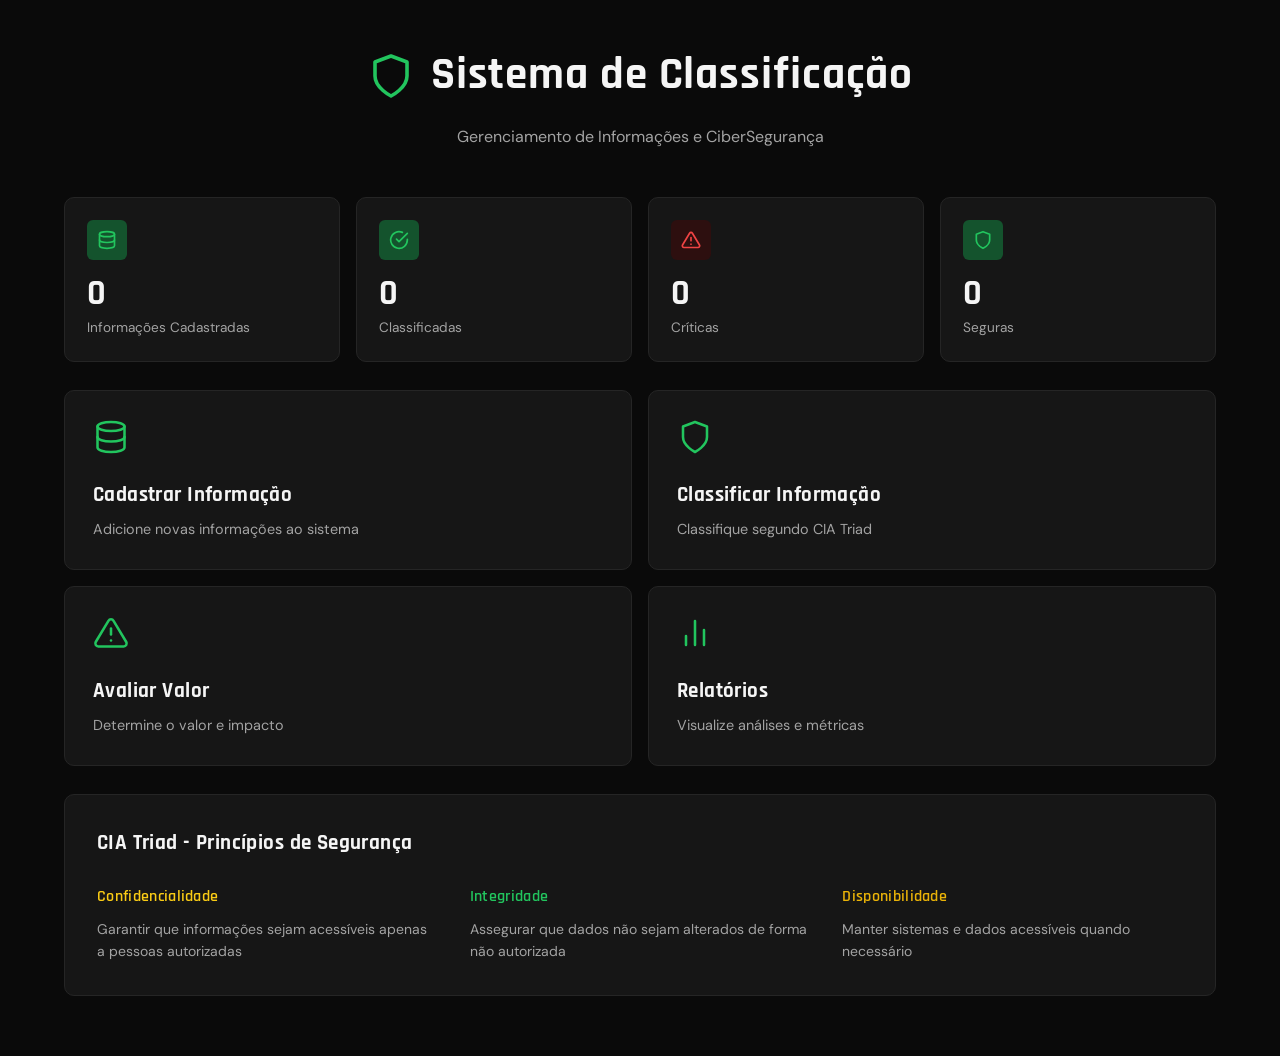
<file: index.html>
<!DOCTYPE html>
<html lang="pt-BR">
<head>
  <meta charset="UTF-8" />
  <meta name="viewport" content="width=device-width, initial-scale=1.0" />
  <title>Sistema de Classificação</title>
  <link rel="stylesheet" href="style.css" />
</head>
<body>
  <main class="page">

    <header class="page-header">
      <div class="logo">
        <svg class="header-icon" xmlns="http://www.w3.org/2000/svg" viewBox="0 0 24 24"
          fill="none" stroke="currentColor" stroke-width="1.8" stroke-linecap="round" stroke-linejoin="round">
          <path d="M12 22s8-4 8-10V5l-8-3-8 3v7c0 6 8 10 8 10z"/>
        </svg>
        <h1>Sistema de Classificação</h1>
      </div>
      <p>Gerenciamento de Informações e CiberSegurança</p>
    </header>

    <!-- STATS (populados via JS) -->
    <section class="stats-grid">
      <div class="stat-card">
        <div class="stat-icon green">
          <svg xmlns="http://www.w3.org/2000/svg" viewBox="0 0 24 24" fill="none"
            stroke="currentColor" stroke-width="2" stroke-linecap="round" stroke-linejoin="round">
            <ellipse cx="12" cy="5" rx="9" ry="3"/>
            <path d="M21 12c0 1.66-4 3-9 3s-9-1.34-9-3"/>
            <path d="M3 5v14c0 1.66 4 3 9 3s9-1.34 9-3V5"/>
          </svg>
        </div>
        <div class="number" id="stat-total">0</div>
        <div class="label">Informações Cadastradas</div>
      </div>

      <div class="stat-card">
        <div class="stat-icon green">
          <svg xmlns="http://www.w3.org/2000/svg" viewBox="0 0 24 24" fill="none"
            stroke="currentColor" stroke-width="2" stroke-linecap="round" stroke-linejoin="round">
            <path d="M22 11.08V12a10 10 0 1 1-5.93-9.14"/>
            <polyline points="22 4 12 14.01 9 11.01"/>
          </svg>
        </div>
        <div class="number" id="stat-classificadas">0</div>
        <div class="label">Classificadas</div>
      </div>

      <div class="stat-card">
        <div class="stat-icon red">
          <svg xmlns="http://www.w3.org/2000/svg" viewBox="0 0 24 24" fill="none"
            stroke="currentColor" stroke-width="2" stroke-linecap="round" stroke-linejoin="round">
            <path d="M10.29 3.86L1.82 18a2 2 0 0 0 1.71 3h16.94a2 2 0 0 0 1.71-3L13.71 3.86a2 2 0 0 0-3.42 0z"/>
            <line x1="12" y1="9" x2="12" y2="13"/><line x1="12" y1="17" x2="12.01" y2="17"/>
          </svg>
        </div>
        <div class="number" id="stat-criticas">0</div>
        <div class="label">Críticas</div>
      </div>

      <div class="stat-card">
        <div class="stat-icon green">
          <svg xmlns="http://www.w3.org/2000/svg" viewBox="0 0 24 24" fill="none"
            stroke="currentColor" stroke-width="2" stroke-linecap="round" stroke-linejoin="round">
            <path d="M12 22s8-4 8-10V5l-8-3-8 3v7c0 6 8 10 8 10z"/>
          </svg>
        </div>
        <div class="number" id="stat-seguras">0</div>
        <div class="label">Seguras</div>
      </div>
    </section>

    <!-- ACTION CARDS -->
    <section class="actions-grid">
      <a href="cadastrar.html" class="action-card">
        <div class="action-icon">
          <svg xmlns="http://www.w3.org/2000/svg" viewBox="0 0 24 24" fill="none"
            stroke="currentColor" stroke-width="1.7" stroke-linecap="round" stroke-linejoin="round">
            <ellipse cx="12" cy="5" rx="9" ry="3"/>
            <path d="M21 12c0 1.66-4 3-9 3s-9-1.34-9-3"/>
            <path d="M3 5v14c0 1.66 4 3 9 3s9-1.34 9-3V5"/>
          </svg>
        </div>
        <h3>Cadastrar Informação</h3>
        <p>Adicione novas informações ao sistema</p>
      </a>

      <a href="classificar.html" class="action-card">
        <div class="action-icon">
          <svg xmlns="http://www.w3.org/2000/svg" viewBox="0 0 24 24" fill="none"
            stroke="currentColor" stroke-width="1.7" stroke-linecap="round" stroke-linejoin="round">
            <path d="M12 22s8-4 8-10V5l-8-3-8 3v7c0 6 8 10 8 10z"/>
          </svg>
        </div>
        <h3>Classificar Informação</h3>
        <p>Classifique segundo CIA Triad</p>
      </a>

      <a href="avaliar.html" class="action-card">
        <div class="action-icon">
          <svg xmlns="http://www.w3.org/2000/svg" viewBox="0 0 24 24" fill="none"
            stroke="currentColor" stroke-width="1.7" stroke-linecap="round" stroke-linejoin="round">
            <path d="M10.29 3.86L1.82 18a2 2 0 0 0 1.71 3h16.94a2 2 0 0 0 1.71-3L13.71 3.86a2 2 0 0 0-3.42 0z"/>
            <line x1="12" y1="9" x2="12" y2="13"/><line x1="12" y1="17" x2="12.01" y2="17"/>
          </svg>
        </div>
        <h3>Avaliar Valor</h3>
        <p>Determine o valor e impacto</p>
      </a>

      <a href="relatorios.html" class="action-card">
        <div class="action-icon">
          <svg xmlns="http://www.w3.org/2000/svg" viewBox="0 0 24 24" fill="none"
            stroke="currentColor" stroke-width="1.7" stroke-linecap="round" stroke-linejoin="round">
            <line x1="18" y1="20" x2="18" y2="10"/>
            <line x1="12" y1="20" x2="12" y2="4"/>
            <line x1="6"  y1="20" x2="6"  y2="14"/>
          </svg>
        </div>
        <h3>Relatórios</h3>
        <p>Visualize análises e métricas</p>
      </a>
    </section>

    <!-- CIA TRIAD -->
    <section class="cia-section">
      <h2>CIA Triad - Princípios de Segurança</h2>
      <div class="cia-grid">
        <div class="cia-item">
          <h3 class="confidential">Confidencialidade</h3>
          <p>Garantir que informações sejam acessíveis apenas a pessoas autorizadas</p>
        </div>
        <div class="cia-item">
          <h3 class="integrity">Integridade</h3>
          <p>Assegurar que dados não sejam alterados de forma não autorizada</p>
        </div>
        <div class="cia-item">
          <h3 class="availability">Disponibilidade</h3>
          <p>Manter sistemas e dados acessíveis quando necessário</p>
        </div>
      </div>
    </section>

  </main>

  <script src="app.js"></script>
  <script>
    function atualizarStats() {
      const infos = SC.DB.getAll();
      const total = infos.length;
      const classificadas = infos.filter(i => i.classificacao?.confidencialidade).length;
      const scores = infos.map(i => SC.calcularScore(i)).filter(s => s !== null);
      const criticas = scores.filter(s => s >= 70).length;
      const seguras  = scores.filter(s => s < 40).length;

      document.getElementById('stat-total').textContent        = total;
      document.getElementById('stat-classificadas').textContent = classificadas;
      document.getElementById('stat-criticas').textContent      = criticas;
      document.getElementById('stat-seguras').textContent       = seguras;
    }

    atualizarStats();
  </script>
</body>
</html>
</file>
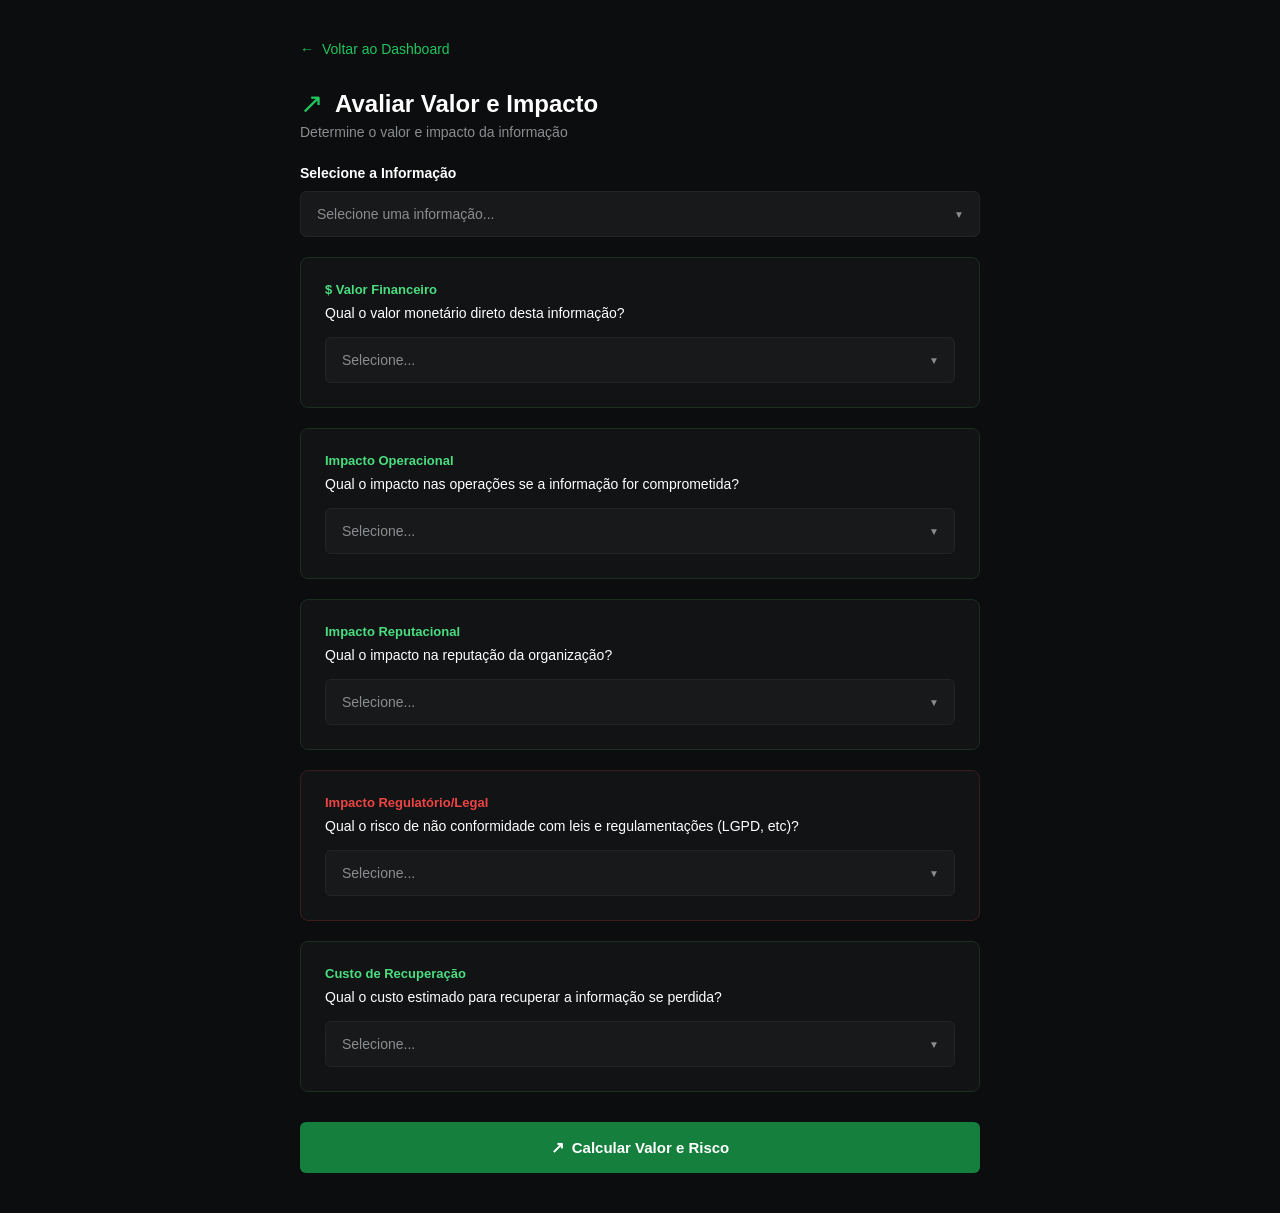
<file: avaliar.html>
<!DOCTYPE html>
<html lang="pt-BR">
<head>
    <meta charset="UTF-8">
    <meta name="viewport" content="width=device-width, initial-scale=1.0">
    <title>Avaliar Valor e Impacto</title>
    <link rel="stylesheet" href="style-avaliar.css">
    <style>
        /* Estilos básicos para o bloco de resultado (adicione ao seu CSS depois) */
        #resultado-avaliacao {
            display: none;
            margin-top: 2rem;
            padding: 2rem;
            border-radius: 8px;
            background-color: #111;
            text-align: center;
            border: 1px solid #333;
        }
        #resultado-avaliacao.visivel {
            display: block;
        }
        .score-display {
            font-size: 3rem;
            font-weight: bold;
            margin: 1rem 0;
        }
    </style>
</head>
<body>

    <div class="page-container">
        <a href="index.html" class="back-link">
            <span class="arrow">&larr;</span> Voltar ao Dashboard
        </a>

        <header class="main-header">
            <div class="header-title-container">
                <span class="icon-trend">&nearr;</span>
                <h1>Avaliar Valor e Impacto</h1>
            </div>
            <p class="subtitle">Determine o valor e impacto da informação</p>
        </header>

        <form class="evaluation-form" id="form-avaliacao">
            
            <div class="form-group main-select">
                <label for="informacao">Selecione a Informação</label>
                <div class="select-wrapper">
                    <select id="informacao" name="informacao" required>
                        </select>
                </div>
            </div>

            <div class="card-group green-border">
                <label class="card-label label-financeiro">$ Valor Financeiro</label>
                <p class="card-question">Qual o valor monetário direto desta informação?</p>
                <div class="select-wrapper">
                    <select name="valor_financeiro" required>
                        <option value="" disabled selected>Selecione...</option>
                        <option value="baixo">Baixo - Até R$ 10.000</option>
                        <option value="medio">Médio - R$ 10.000 a R$ 100.000</option>
                        <option value="alto">Alto - R$ 100.000 a R$ 1.000.000</option>
                        <option value="critico">Crítico - Acima de R$ 1.000.000</option>
                    </select>
                </div>
            </div>

            <div class="card-group green-border">
                <label class="card-label label-operacional">Impacto Operacional</label>
                <p class="card-question">Qual o impacto nas operações se a informação for comprometida?</p>
                <div class="select-wrapper">
                    <select name="impacto_operacional" required>
                        <option value="" disabled selected>Selecione...</option>
                        <option value="baixo">Baixo - impacto mínimo nas operações</option>
                        <option value="medio">Médio - interrupção parcial de processos</option>
                        <option value="alto">Alto - interrupção significativa</option>
                        <option value="critico">Crítico - paralização total das operações</option>
                    </select>
                </div>
            </div>

            <div class="card-group green-border">
                <label class="card-label label-reputacional">Impacto Reputacional</label>
                <p class="card-question">Qual o impacto na reputação da organização?</p>
                <div class="select-wrapper">
                    <select name="impacto_reputacional" required>
                        <option value="" disabled selected>Selecione...</option>
                        <option value="baixo">Baixo - Impacto reputacional mínimo</option>
                        <option value="medio">Médio - Danos à imagem recuperáveis</option>
                        <option value="alto">Alto - Danos significativos à marca</option>
                        <option value="critico">Crítico - Perda severa de confiança</option>
                    </select>
                </div>
            </div>

            <div class="card-group red-border">
                <label class="card-label label-regulatorio">Impacto Regulatório/Legal</label>
                <p class="card-question">Qual o risco de não conformidade com leis e regulamentações (LGPD, etc)?</p>
                <div class="select-wrapper">
                    <select name="impacto_regulatorio" required>
                        <option value="" disabled selected>Selecione...</option>
                        <option value="baixo">Baixo - Sem impacto Regulatório</option>
                        <option value="medio">Médio - Possíveis multas menores</option>
                        <option value="alto">Alto - Multas significativas e sanções</option>
                        <option value="critico">Crítico - Multas severas e processos legais</option>
                    </select>
                </div>
            </div>

            <div class="card-group green-border">
                <label class="card-label label-recuperacao">Custo de Recuperação</label>
                <p class="card-question">Qual o custo estimado para recuperar a informação se perdida?</p>
                <div class="select-wrapper">
                    <select name="custo_recuperacao" required>
                        <option value="" disabled selected>Selecione...</option>
                        <option value="baixo">Baixo - Recuperação fácil e barata</option>
                        <option value="medio">Médio - Recuperação possível com custos moderados</option>
                        <option value="alto">Alto - Recuperação difícil e cara</option>
                        <option value="irrecuperavel">Crítico - Impossível recuperar ou extremamente caro</option>
                    </select>
                </div>
            </div>

            <button type="submit" class="btn-calculate">
                <span class="btn-icon">&nearr;</span> Calcular Valor e Risco
            </button>
        </form>

        <div id="resultado-avaliacao">
            <h2>Resultado da Avaliação</h2>
            <div class="score-display" id="display-score">--</div>
            <h3 id="display-nivel">Risco: --</h3>
            <p>Score de risco calculado com base nos critérios avaliados</p>
        </div>

    </div>

    <script src="app.js"></script>

    <script>
        document.addEventListener('DOMContentLoaded', () => {
            const form = document.getElementById('form-avaliacao');
            const selectInformacao = document.getElementById('informacao');
            
            // 1. Preenche o select com as informações do localStorage
            SC.popularSelectInfos(selectInformacao);

            // 2. Intercepta o envio do formulário
            form.addEventListener('submit', (event) => {
                event.preventDefault(); // Impede o recarregamento da página

                const idSelecionado = selectInformacao.value;
                
                if (!idSelecionado) {
                    SC.toast('Por favor, selecione uma informação.', 'error');
                    return;
                }

                // Busca a informação completa no banco
                const informacaoAtiva = SC.DB.getById(idSelecionado);

                // Monta o objeto de avaliação pegando os valores exatos dos selects
                informacaoAtiva.avaliacao = {
                    financeiro: form.valor_financeiro.value,
                    operacional: form.impacto_operacional.value,
                    reputacional: form.impacto_reputacional.value,
                    regulatorio: form.impacto_regulatorio.value,
                    recuperacao: form.custo_recuperacao.value
                };

                // Executa o cálculo de score do seu app.js
                const novoScore = SC.calcularScore(informacaoAtiva);
                const risco = SC.nivelRisco(novoScore);

                // Salva a pontuação final no objeto para facilitar os relatórios
                informacaoAtiva.scoreFinal = novoScore;
                informacaoAtiva.nivelRisco = risco.label;

                // Salva de volta no banco de dados (localStorage)
                SC.DB.save(informacaoAtiva);

                // Exibe mensagem de sucesso
                SC.toast('Avaliação salva e calculada com sucesso!');

                // Atualiza a interface (Resultados)
                mostrarResultado(novoScore, risco);
            });

            // Função para manipular a div de resultado
            function mostrarResultado(score, riscoObj) {
                const container = document.getElementById('resultado-avaliacao');
                const scoreDisplay = document.getElementById('display-score');
                const nivelDisplay = document.getElementById('display-nivel');

                scoreDisplay.textContent = score;
                scoreDisplay.style.color = riscoObj.color; // Pinta o número com a cor do risco
                
                nivelDisplay.textContent = `Risco: ${riscoObj.label}`;
                nivelDisplay.style.color = riscoObj.color;

                container.classList.add('visivel');
            }
        });
    </script>
</body>
</html>
</file>
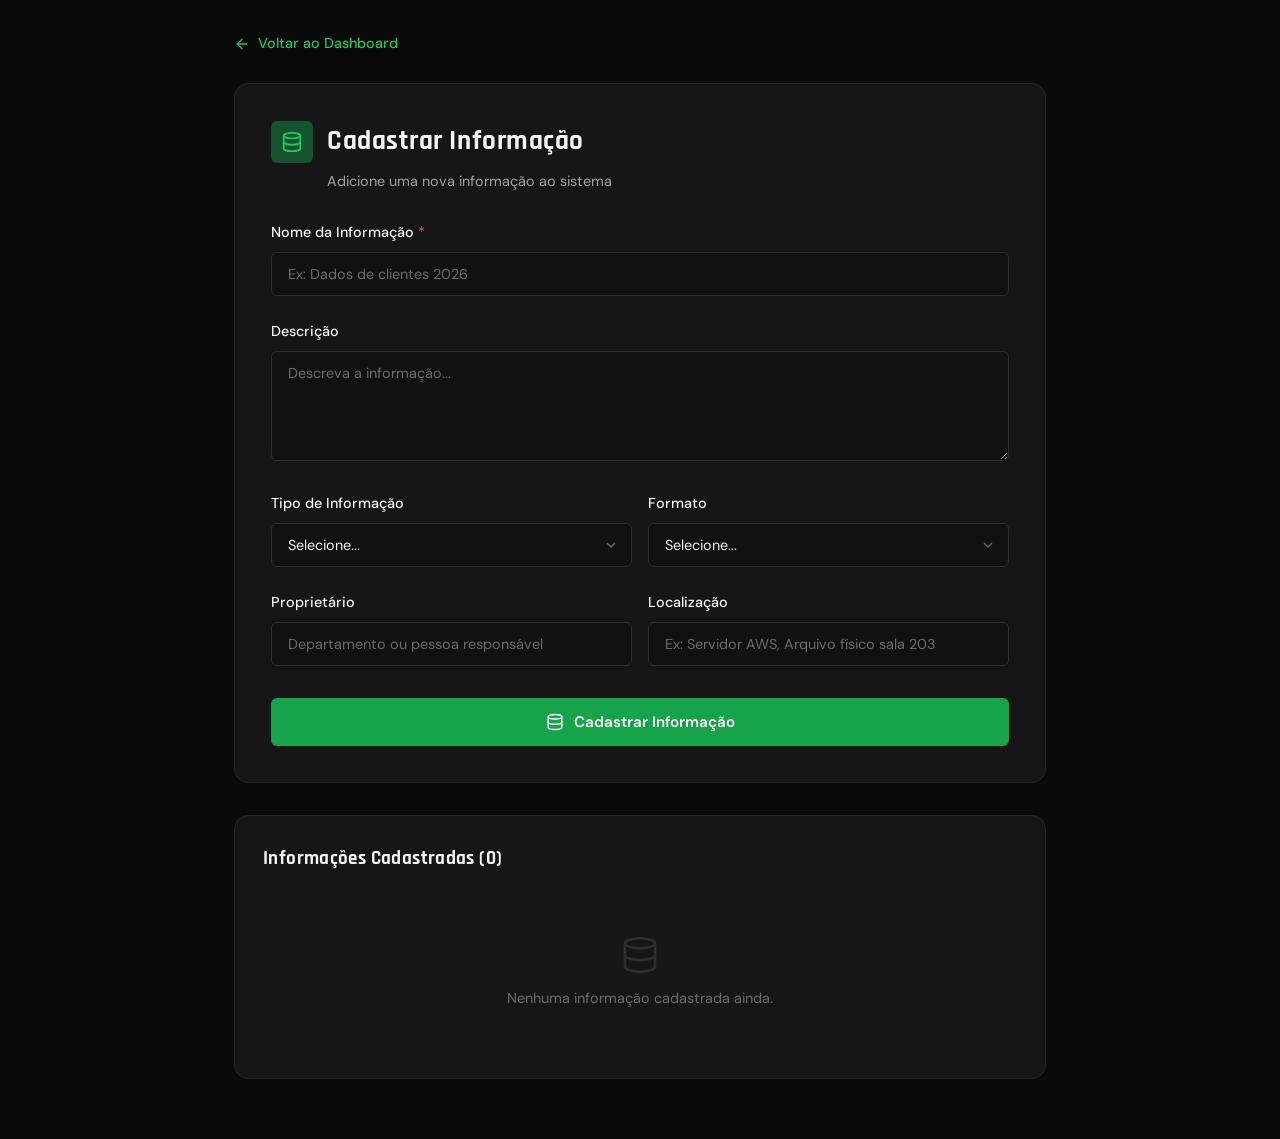
<file: cadastrar.html>
<!DOCTYPE html>
<html lang="pt-BR">
<head>
  <meta charset="UTF-8" />
  <meta name="viewport" content="width=device-width, initial-scale=1.0" />
  <title>Cadastrar Informação · Sistema de Classificação</title>
  <link rel="stylesheet" href="style.css" />
</head>
<body>
  <main class="page-narrow">

    <a href="index.html" class="back-link">
      <svg xmlns="http://www.w3.org/2000/svg" viewBox="0 0 24 24" fill="none"
        stroke="currentColor" stroke-width="2" stroke-linecap="round" stroke-linejoin="round">
        <line x1="19" y1="12" x2="5" y2="12"/><polyline points="12 19 5 12 12 5"/>
      </svg>
      Voltar ao Dashboard
    </a>

    <div class="form-card">
      <div class="section-header">
        <div class="icon-wrap">
          <svg xmlns="http://www.w3.org/2000/svg" viewBox="0 0 24 24" fill="none"
            stroke="currentColor" stroke-width="2" stroke-linecap="round" stroke-linejoin="round">
            <ellipse cx="12" cy="5" rx="9" ry="3"/>
            <path d="M21 12c0 1.66-4 3-9 3s-9-1.34-9-3"/>
            <path d="M3 5v14c0 1.66 4 3 9 3s9-1.34 9-3V5"/>
          </svg>
        </div>
        <div>
          <h2>Cadastrar Informação</h2>
        </div>
      </div>
      <p style="color:var(--text-secondary);font-size:.9rem;margin-left:56px;margin-bottom:28px;">
        Adicione uma nova informação ao sistema
      </p>

      <div class="form-group">
        <label for="nome">Nome da Informação <span style="color:var(--red)">*</span></label>
        <input type="text" id="nome" placeholder="Ex: Dados de clientes 2026" />
      </div>

      <div class="form-group">
        <label for="descricao">Descrição</label>
        <textarea id="descricao" placeholder="Descreva a informação..."></textarea>
      </div>

      <div class="form-row">
        <div class="form-group">
          <label for="tipo">Tipo de Informação</label>
          <select id="tipo">
            <option value="">Selecione...</option>
            <option value="pessoal">Dado Pessoal</option>
            <option value="financeiro">Dado Financeiro</option>
            <option value="tecnico">Dado Técnico</option>
            <option value="operacional">Dado Operacional</option>
            <option value="publico">Dado Público</option>
          </select>
        </div>
        <div class="form-group">
          <label for="formato">Formato</label>
          <select id="formato">
            <option value="">Selecione...</option>
            <option value="digital">Digital</option>
            <option value="fisico">Físico</option>
            <option value="hibrido">Híbrido</option>
          </select>
        </div>
      </div>

      <div class="form-row">
        <div class="form-group">
          <label for="proprietario">Proprietário</label>
          <input type="text" id="proprietario" placeholder="Departamento ou pessoa responsável" />
        </div>
        <div class="form-group">
          <label for="localizacao">Localização</label>
          <input type="text" id="localizacao" placeholder="Ex: Servidor AWS, Arquivo físico sala 203" />
        </div>
      </div>

      <button class="btn-primary" id="btn-cadastrar">
        <svg xmlns="http://www.w3.org/2000/svg" viewBox="0 0 24 24" fill="none"
          stroke="currentColor" stroke-width="2" stroke-linecap="round" stroke-linejoin="round">
          <ellipse cx="12" cy="5" rx="9" ry="3"/>
          <path d="M21 12c0 1.66-4 3-9 3s-9-1.34-9-3"/>
          <path d="M3 5v14c0 1.66 4 3 9 3s9-1.34 9-3V5"/>
        </svg>
        Cadastrar Informação
      </button>
    </div>

    <div class="info-list-section">
      <h3 id="lista-titulo">Informações Cadastradas</h3>
      <div id="lista-container"></div>
    </div>

  </main>

  <script src="app.js"></script>
  <script>
    function renderLista() {
      const infos = SC.DB.getAll();
      const cont  = document.getElementById('lista-container');
      const titulo = document.getElementById('lista-titulo');
      titulo.textContent = `Informações Cadastradas (${infos.length})`;

      if (!infos.length) {
        cont.innerHTML = `
          <div class="empty-state">
            <svg xmlns="http://www.w3.org/2000/svg" viewBox="0 0 24 24" fill="none"
              stroke="currentColor" stroke-width="1.5" stroke-linecap="round" stroke-linejoin="round">
              <ellipse cx="12" cy="5" rx="9" ry="3"/>
              <path d="M21 12c0 1.66-4 3-9 3s-9-1.34-9-3"/>
              <path d="M3 5v14c0 1.66 4 3 9 3s9-1.34 9-3V5"/>
            </svg>
            Nenhuma informação cadastrada ainda.
          </div>`;
        return;
      }

      const TIPO_LABELS = {
        pessoal:'Pessoal', financeiro:'Financeiro', tecnico:'Técnico',
        operacional:'Operacional', publico:'Público'
      };
      const FORMATO_LABELS = { digital:'Digital', fisico:'Físico', hibrido:'Híbrido' };

      cont.innerHTML = `
        <div class="info-table-wrap">
          <table class="info-table">
            <thead>
              <tr>
                <th>Nome</th>
                <th>Tipo</th>
                <th>Formato</th>
                <th>Proprietário</th>
                <th>Classificação</th>
                <th>Impacto</th> <th>Score</th>
                <th>Cadastro</th>
                <th></th>
              </tr>
            </thead>
            <tbody>
              ${infos.map(info => {
                const score = SC.calcularScore(info);
                const nivel = SC.nivelRisco(score);
                const temCia = !!info.classificacao; // Verifica se já foi classificada
                const temImpacto = !!info.avaliacao; // Verifica se já foi avaliada
                const scoreText = score !== null ? score : '—';
                const badgeClass = score === null ? 'badge-gray'
                  : score >= 70 ? 'badge-red'
                  : score >= 40 ? 'badge-yellow'
                  : 'badge-green';

                return `<tr>
                  <td class="col-nome">${info.nome}</td>
                  <td>${TIPO_LABELS[info.tipo] || '—'}</td>
                  <td>${FORMATO_LABELS[info.formato] || '—'}</td>
                  <td>${info.proprietario || '—'}</td>
                  
                  <td>
                    <a href="classificar.html?id=${info.id}" style="text-decoration: none;">
                      ${temCia
                        ? `<span class="badge badge-green" style="cursor: pointer; transition: opacity 0.2s;" onmouseover="this.style.opacity=0.8" onmouseout="this.style.opacity=1">Classificada</span>`
                        : `<span class="badge badge-gray" style="cursor: pointer; transition: opacity 0.2s;" onmouseover="this.style.opacity=0.8" onmouseout="this.style.opacity=1">Pendente</span>`}
                    </a>
                  </td>

                  <td>
                    <a href="avaliar.html?id=${info.id}" style="text-decoration: none;">
                      ${temImpacto
                        ? `<span class="badge badge-green" style="cursor: pointer; transition: opacity 0.2s;" onmouseover="this.style.opacity=0.8" onmouseout="this.style.opacity=1">Avaliado</span>`
                        : `<span class="badge badge-gray" style="cursor: pointer; transition: opacity 0.2s;" onmouseover="this.style.opacity=0.8" onmouseout="this.style.opacity=1">Pendente</span>`}
                    </a>
                  </td>

                  <td>
                    <span class="badge ${badgeClass}">${scoreText}${score !== null ? '/100' : ''}</span>
                  </td>
                  <td style="white-space:nowrap">${SC.formatDate(info.dataCadastro)}</td>
                  <td>
                    <button class="btn-danger" onclick="excluir('${info.id}')">Excluir</button>
                  </td>
                </tr>`;
              }).join('')}
            </tbody>
          </table>
        </div>`;
    }

    function excluir(id) {
      const info = SC.DB.getById(id);
      if (!info) return;
      if (!confirm(`Excluir "${info.nome}"? Esta ação não pode ser desfeita.`)) return;
      SC.DB.delete(id);
      SC.toast(`"${info.nome}" excluída.`, 'info');
      renderLista();
    }

    document.getElementById('btn-cadastrar').addEventListener('click', () => {
      const nome = document.getElementById('nome').value.trim();
      if (!nome) {
        SC.toast('Informe o nome da informação.', 'error');
        document.getElementById('nome').focus();
        return;
      }

      const info = {
        id:           SC.gerarId(),
        nome,
        descricao:    document.getElementById('descricao').value.trim(),
        tipo:         document.getElementById('tipo').value,
        formato:      document.getElementById('formato').value,
        proprietario: document.getElementById('proprietario').value.trim(),
        localizacao:  document.getElementById('localizacao').value.trim(),
        dataCadastro: new Date().toISOString(),
        classificacao: null,
        avaliacao:     null
      };

      SC.DB.save(info);
      SC.toast(`"${nome}" cadastrada com sucesso!`, 'success');

      // Reset form
      ['nome','descricao','proprietario','localizacao'].forEach(id => document.getElementById(id).value = '');
      document.getElementById('tipo').value = '';
      document.getElementById('formato').value = '';

      renderLista();
    });

    // Render on load
    renderLista();
  </script>
</body>
</html>
</file>
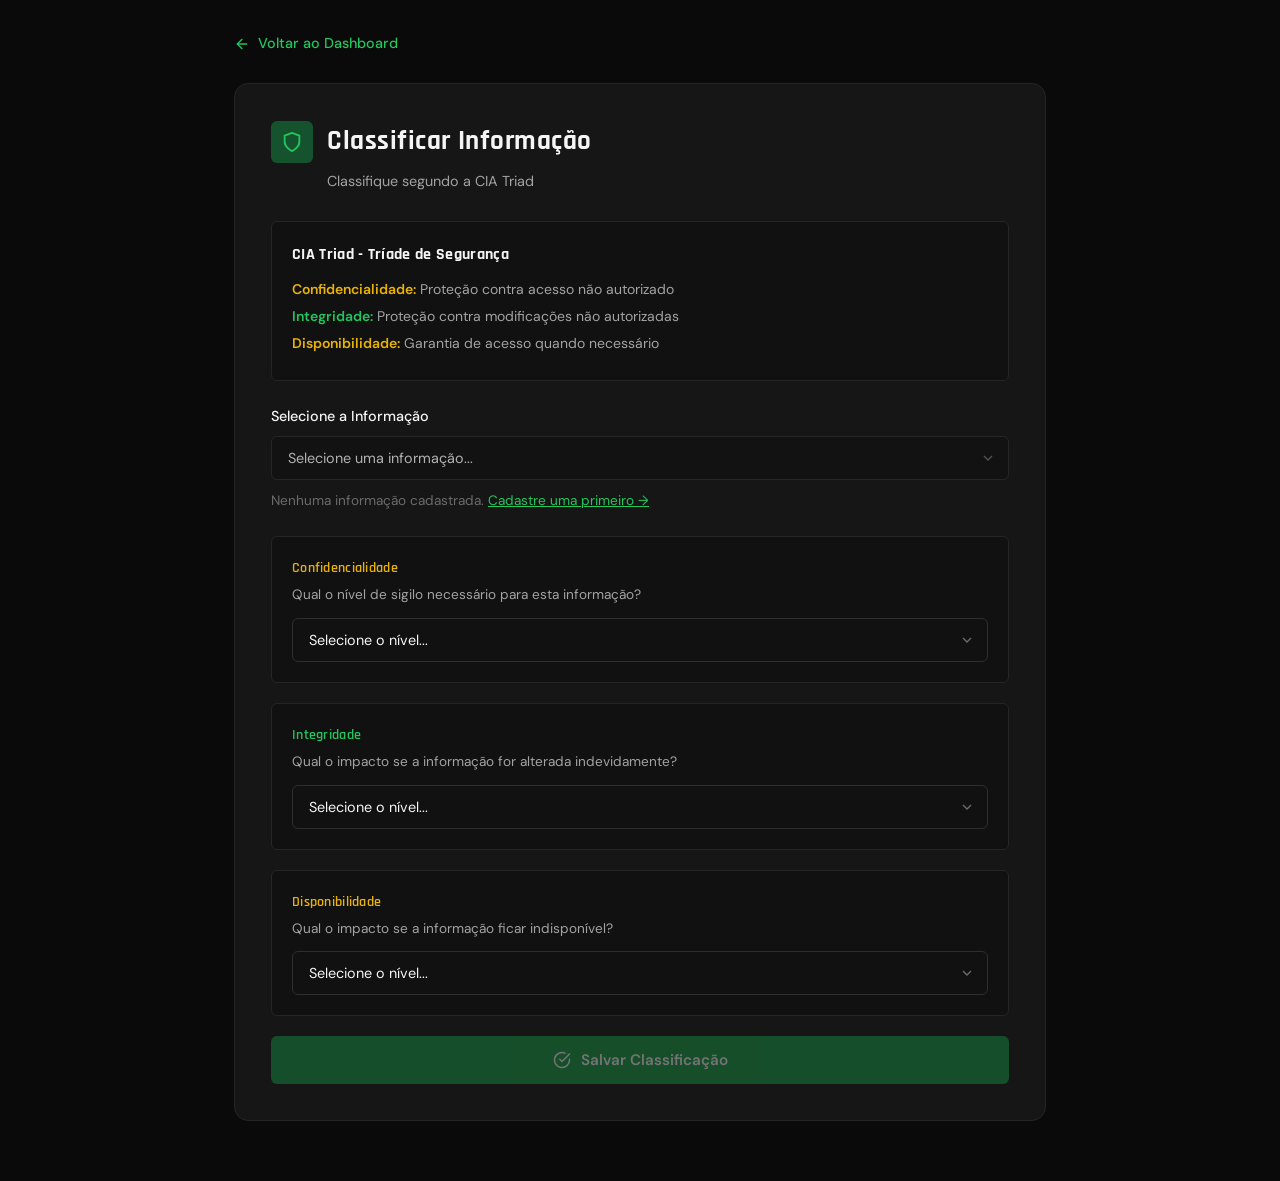
<file: classificar.html>
<!DOCTYPE html>
<html lang="pt-BR">
<head>
  <meta charset="UTF-8" />
  <meta name="viewport" content="width=device-width, initial-scale=1.0" />
  <title>Classificar Informação · Sistema de Classificação</title>
  <link rel="stylesheet" href="style.css" />
</head>
<body>
  <main class="page-narrow">
 
    <a href="index.html" class="back-link">
      <svg xmlns="http://www.w3.org/2000/svg" viewBox="0 0 24 24" fill="none"
        stroke="currentColor" stroke-width="2" stroke-linecap="round" stroke-linejoin="round">
        <line x1="19" y1="12" x2="5" y2="12"/><polyline points="12 19 5 12 12 5"/>
      </svg>
      Voltar ao Dashboard
    </a>
 
    <div class="form-card">
      <div class="section-header">
        <div class="icon-wrap">
          <svg xmlns="http://www.w3.org/2000/svg" viewBox="0 0 24 24" fill="none"
            stroke="currentColor" stroke-width="2" stroke-linecap="round" stroke-linejoin="round">
            <path d="M12 22s8-4 8-10V5l-8-3-8 3v7c0 6 8 10 8 10z"/>
          </svg>
        </div>
        <div><h2>Classificar Informação</h2></div>
      </div>
      <p style="color:var(--text-secondary);font-size:.9rem;margin-left:56px;margin-bottom:28px;">
        Classifique segundo a CIA Triad
      </p>
 
      <!-- CIA Triad Box -->
      <div class="cia-box">
        <h3>CIA Triad - Tríade de Segurança</h3>
        <div class="cia-line"><span class="c">Confidencialidade:</span>  Proteção contra acesso não autorizado</div>
        <div class="cia-line"><span class="i">Integridade:</span>  Proteção contra modificações não autorizadas</div>
        <div class="cia-line"><span class="a">Disponibilidade:</span>  Garantia de acesso quando necessário</div>
      </div>
 
      <!-- Score atual (exibido após salvar ou ao selecionar informação já classificada) -->
      <div id="score-atual" style="display:none"></div>
 
      <!-- Select Informação -->
      <div class="form-group">
        <label for="info-sel">Selecione a Informação</label>
        <select id="info-sel">
          <option value="" disabled selected>Selecione uma informação...</option>
        </select>
        <div id="sem-infos" style="display:none;margin-top:10px;font-size:.85rem;color:var(--text-muted)">
          Nenhuma informação cadastrada. <a href="cadastrar.html" style="color:var(--green)">Cadastre uma primeiro →</a>
        </div>
      </div>
 
      <!-- Confidencialidade -->
      <div class="classify-section">
        <h3 class="c">Confidencialidade</h3>
        <p>Qual o nível de sigilo necessário para esta informação?</p>
        <div class="form-group">
          <select id="confidencialidade">
            <option value="" disabled selected>Selecione o nível...</option>
            <option value="publico">Público — Sem restrição de acesso</option>
            <option value="interno">Interno — Somente colaboradores</option>
            <option value="confidencial">Confidencial — Acesso restrito</option>
            <option value="secreto">Secreto — Altamente restrito</option>
          </select>
        </div>
      </div>
 
      <!-- Integridade -->
      <div class="classify-section">
        <h3 class="i">Integridade</h3>
        <p>Qual o impacto se a informação for alterada indevidamente?</p>
        <div class="form-group">
          <select id="integridade">
            <option value="" disabled selected>Selecione o nível...</option>
            <option value="baixo">Baixo — Impacto mínimo</option>
            <option value="medio">Médio — Impacto moderado</option>
            <option value="alto">Alto — Impacto significativo</option>
            <option value="critico">Crítico — Impacto severo</option>
          </select>
        </div>
      </div>
 
      <!-- Disponibilidade -->
      <div class="classify-section">
        <h3 class="a">Disponibilidade</h3>
        <p>Qual o impacto se a informação ficar indisponível?</p>
        <div class="form-group">
          <select id="disponibilidade">
            <option value="" disabled selected>Selecione o nível...</option>
            <option value="baixo">Baixo — Pode ficar indisponível</option>
            <option value="medio">Médio — Indisponibilidade tolerável</option>
            <option value="alto">Alto — Deve estar sempre disponível</option>
            <option value="critico">Crítico — Disponibilidade contínua obrigatória</option>
          </select>
        </div>
      </div>
 
      <button class="btn-primary" id="btn-salvar">
        <svg xmlns="http://www.w3.org/2000/svg" viewBox="0 0 24 24" fill="none"
          stroke="currentColor" stroke-width="2" stroke-linecap="round" stroke-linejoin="round">
          <path d="M22 11.08V12a10 10 0 1 1-5.93-9.14"/>
          <polyline points="22 4 12 14.01 9 11.01"/>
        </svg>
        Salvar Classificação
      </button>
    </div>
 
  </main>
 
  <script src="app.js"></script>
  <script>
    const selInfo  = document.getElementById('info-sel');
    const selConf  = document.getElementById('confidencialidade');
    const selInteg = document.getElementById('integridade');
    const selDisp  = document.getElementById('disponibilidade');
    const scoreDiv = document.getElementById('score-atual');
 
    function init() {
      const infos = SC.DB.getAll();
      if (!infos.length) {
        selInfo.disabled = true;
        document.getElementById('sem-infos').style.display = 'block';
        document.getElementById('btn-salvar').disabled = true;
        return;
      }
      SC.popularSelectInfos(selInfo);
    }
 
    function mostrarScore(info) {
      const score = SC.calcularScore(info);
      if (score === null) { scoreDiv.style.display = 'none'; return; }
      const nivel = SC.nivelRisco(score);
      scoreDiv.style.display = 'flex';
      scoreDiv.className = 'score-result';
      scoreDiv.style.borderColor = nivel.color;
      scoreDiv.style.background  = nivel.bg;
      scoreDiv.style.color       = nivel.color;
      scoreDiv.innerHTML = `
        <div class="score-num">${score}</div>
        <div class="score-info">
          <h4>Score de Risco CIA</h4>
          <p>${nivel.label} — baseado na classificação</p>
        </div>
        <div class="score-bar-wrap">
          <div class="score-bar-bg">
            <div class="score-bar-fill" style="width:${score}%;background:${nivel.color}"></div>
          </div>
        </div>`;
    }
 
    function setSelects(classificacao) {
      if (!classificacao) {
        selConf.value  = '';
        selInteg.value = '';
        selDisp.value  = '';
        return;
      }
      selConf.value  = classificacao.confidencialidade || '';
      selInteg.value = classificacao.integridade       || '';
      selDisp.value  = classificacao.disponibilidade   || '';
    }
 
    selInfo.addEventListener('change', () => {
      const info = SC.DB.getById(selInfo.value);
      if (!info) return;
      setSelects(info.classificacao);
      mostrarScore(info);
    });
 
    document.getElementById('btn-salvar').addEventListener('click', () => {
      if (!selInfo.value) { SC.toast('Selecione uma informação.', 'error'); return; }
      if (!selConf.value || !selInteg.value || !selDisp.value) {
        SC.toast('Preencha todos os campos da CIA Triad.', 'error'); return;
      }
 
      const info = SC.DB.getById(selInfo.value);
      info.classificacao = {
        confidencialidade: selConf.value,
        integridade:       selInteg.value,
        disponibilidade:   selDisp.value,
        dataClassificacao: new Date().toISOString()
      };
      SC.DB.save(info);
 
      mostrarScore(info);
      const score = SC.calcularScore(info);
      SC.toast(`Classificação de "${info.nome}" salva! Score CIA: ${score}/100`, 'success');
    });
 
    init();
  </script>
</body>
</html>
</file>
<file: style.css>
@import url('https://fonts.googleapis.com/css2?family=Rajdhani:wght@400;500;600;700&family=DM+Sans:wght@300;400;500;600&display=swap');

:root {
  --bg-primary: #0a0a0a;
  --bg-secondary: #111111;
  --bg-card: #161616;
  --bg-card-hover: #1c1c1c;
  --border: #252525;
  --border-light: #2e2e2e;
  --green: #22c55e;
  --green-dark: #16a34a;
  --green-dim: #15803d;
  --green-bg: #0f2e1a;
  --green-icon-bg: #14532d;
  --red: #ef4444;
  --red-bg: #2d0f0f;
  --red-border: #7f1d1d;
  --yellow: #eab308;
  --yellow-bg: #2d2500;
  --yellow-border: #713f12;
  --orange: #f97316;
  --orange-bg: #2d1300;
  --text-primary: #f5f5f5;
  --text-secondary: #a3a3a3;
  --text-muted: #6b6b6b;
  --radius: 10px;
  --radius-sm: 6px;
  --radius-lg: 14px;
  --transition: 0.2s ease;
}

*, *::before, *::after { box-sizing: border-box; margin: 0; padding: 0; }
html { scroll-behavior: smooth; }
body {
  font-family: 'DM Sans', sans-serif;
  background-color: var(--bg-primary);
  color: var(--text-primary);
  min-height: 100vh; line-height: 1.6;
  -webkit-font-smoothing: antialiased;
}
h1,h2,h3,h4 { font-family: 'Rajdhani', sans-serif; letter-spacing: .02em; }

.page        { max-width: 1200px; margin: 0 auto; padding: 40px 24px 60px; }
.page-narrow { max-width:  860px; margin: 0 auto; padding: 32px 24px 60px; }

/* Back link */
.back-link {
  display: inline-flex; align-items: center; gap: 8px;
  color: var(--green); text-decoration: none; font-size: .9rem; font-weight: 500;
  margin-bottom: 28px; transition: opacity var(--transition);
}
.back-link:hover { opacity: .75; }
.back-link svg { width: 16px; height: 16px; }

/* Page header (dashboard) */
.page-header { text-align: center; margin-bottom: 48px; }
.page-header .logo { display: inline-flex; align-items: center; gap: 16px; margin-bottom: 12px; }
.page-header h1 { font-size: clamp(2rem,4vw,2.8rem); font-weight: 700; }
.page-header p  { color: var(--text-secondary); font-size: 1rem; }
.header-icon    { width: 48px; height: 48px; color: var(--green); }

/* Stat cards */
.stats-grid { display: grid; grid-template-columns: repeat(4,1fr); gap: 16px; margin-bottom: 28px; }
.stat-card {
  background: var(--bg-card); border: 1px solid var(--border);
  border-radius: var(--radius); padding: 22px;
  transition: border-color var(--transition), transform var(--transition);
}
.stat-card:hover { border-color: var(--border-light); transform: translateY(-2px); }
.stat-icon { width: 40px; height: 40px; border-radius: var(--radius-sm); display: flex; align-items: center; justify-content: center; margin-bottom: 16px; }
.stat-icon svg { width: 20px; height: 20px; }
.stat-icon.green { background: var(--green-icon-bg); color: var(--green); }
.stat-icon.red   { background: var(--red-bg);        color: var(--red);   }
.stat-card .number { font-family: 'Rajdhani', sans-serif; font-size: 2.2rem; font-weight: 700; line-height: 1; margin-bottom: 6px; }
.stat-card .label  { color: var(--text-secondary); font-size: .85rem; }

/* Action cards */
.actions-grid { display: grid; grid-template-columns: 1fr 1fr; gap: 16px; margin-bottom: 28px; }
.action-card {
  background: var(--bg-card); border: 1px solid var(--border); border-radius: var(--radius);
  padding: 28px; text-decoration: none; color: inherit; display: block;
  transition: border-color var(--transition), background var(--transition), transform var(--transition);
}
.action-card:hover { border-color: var(--green-dim); background: var(--bg-card-hover); transform: translateY(-3px); }
.action-card .action-icon { color: var(--green); margin-bottom: 16px; }
.action-card .action-icon svg { width: 36px; height: 36px; }
.action-card h3 { font-size: 1.3rem; font-weight: 700; margin-bottom: 6px; }
.action-card p  { color: var(--text-secondary); font-size: .9rem; }

/* CIA triad section */
.cia-section { background: var(--bg-card); border: 1px solid var(--border); border-radius: var(--radius); padding: 32px; margin-top: 8px; }
.cia-section h2 { font-size: 1.3rem; font-weight: 700; margin-bottom: 24px; }
.cia-grid { display: grid; grid-template-columns: repeat(3,1fr); gap: 32px; }
.cia-item h3 { font-size: 1rem; font-weight: 600; margin-bottom: 8px; }
.cia-item p  { color: var(--text-secondary); font-size: .875rem; line-height: 1.6; }
.cia-item h3.confidential { color: #facc15; }
.cia-item h3.integrity    { color: var(--green); }
.cia-item h3.availability { color: var(--yellow); }

/* Form card */
.form-card { background: var(--bg-card); border: 1px solid var(--border); border-radius: var(--radius-lg); padding: 36px; }
.section-header { display: flex; align-items: center; gap: 14px; margin-bottom: 6px; }
.section-header .icon-wrap { width: 42px; height: 42px; background: var(--green-icon-bg); border-radius: var(--radius-sm); display: flex; align-items: center; justify-content: center; flex-shrink: 0; }
.section-header .icon-wrap svg { width: 22px; height: 22px; color: var(--green); }
.section-header h2 { font-size: 1.7rem; font-weight: 700; }

.form-group { margin-bottom: 24px; }
.form-group label { display: block; font-size: .9rem; font-weight: 500; margin-bottom: 8px; }
.form-group input,
.form-group textarea,
.form-group select {
  width: 100%; background: var(--bg-secondary); border: 1px solid var(--border-light);
  border-radius: var(--radius-sm); color: var(--text-primary);
  font-family: 'DM Sans', sans-serif; font-size: .9rem; padding: 12px 16px;
  transition: border-color var(--transition), box-shadow var(--transition);
  outline: none; appearance: none; -webkit-appearance: none;
}
.form-group input::placeholder,
.form-group textarea::placeholder { color: var(--text-muted); }
.form-group input:focus,
.form-group textarea:focus,
.form-group select:focus { border-color: var(--green-dim); box-shadow: 0 0 0 3px rgba(34,197,94,.08); }
.form-group textarea { resize: vertical; min-height: 110px; }
.form-group select {
  background-image: url("data:image/svg+xml,%3Csvg xmlns='http://www.w3.org/2000/svg' width='16' height='16' viewBox='0 0 24 24' fill='none' stroke='%236b6b6b' stroke-width='2'%3E%3Cpolyline points='6 9 12 15 18 9'/%3E%3C/svg%3E");
  background-repeat: no-repeat; background-position: right 12px center; padding-right: 40px; cursor: pointer;
}
.form-group select option { background: #1c1c1c; }
.form-row { display: grid; grid-template-columns: 1fr 1fr; gap: 16px; }

/* Buttons */
.btn-primary {
  width: 100%; background: var(--green-dark); color: #fff; border: none;
  border-radius: var(--radius-sm); padding: 14px 24px;
  font-family: 'DM Sans', sans-serif; font-size: .95rem; font-weight: 600;
  cursor: pointer; display: flex; align-items: center; justify-content: center; gap: 10px;
  transition: background var(--transition), transform var(--transition), box-shadow var(--transition);
  margin-top: 8px;
}
.btn-primary:hover { background: var(--green-dim); transform: translateY(-1px); box-shadow: 0 4px 20px rgba(34,197,94,.2); }
.btn-primary:disabled { opacity: .4; cursor: not-allowed; transform: none; box-shadow: none; }
.btn-primary svg { width: 18px; height: 18px; }

.btn-danger {
  background: transparent; color: var(--red); border: 1px solid var(--red-border);
  border-radius: var(--radius-sm); padding: 5px 11px; font-size: .78rem; font-weight: 500;
  cursor: pointer; font-family: 'DM Sans', sans-serif; transition: background var(--transition);
}
.btn-danger:hover { background: var(--red-bg); }

/* CIA box (classificar) */
.cia-box { background: var(--bg-secondary); border: 1px solid var(--border); border-radius: var(--radius-sm); padding: 20px; margin-bottom: 24px; }
.cia-box h3 { font-size: 1rem; font-weight: 700; margin-bottom: 12px; }
.cia-box .cia-line { font-size: .875rem; color: var(--text-secondary); margin-bottom: 6px; line-height: 1.5; }
.cia-box .cia-line span { font-weight: 600; }
.cia-box .cia-line span.c { color: var(--yellow); }
.cia-box .cia-line span.i { color: var(--green); }
.cia-box .cia-line span.a { color: var(--yellow); }

.classify-section { background: var(--bg-secondary); border: 1px solid var(--border); border-radius: var(--radius-sm); padding: 20px; margin-bottom: 20px; }
.classify-section h3 { font-size: .9rem; font-weight: 600; margin-bottom: 4px; }
.classify-section h3.c { color: var(--yellow); }
.classify-section h3.i { color: var(--green); }
.classify-section h3.a { color: var(--yellow); }
.classify-section p { color: var(--text-secondary); font-size: .85rem; margin-bottom: 12px; }
.classify-section .form-group { margin-bottom: 0; }

/* Impact sections (avaliar) */
.impact-section { background: var(--bg-secondary); border: 1px solid var(--border); border-radius: var(--radius-sm); padding: 20px; margin-bottom: 20px; }
.impact-section h3 { font-size: .9rem; font-weight: 600; display: flex; align-items: center; gap: 8px; margin-bottom: 4px; }
.impact-section h3 svg { width: 16px; height: 16px; }
.impact-section h3.financial    { color: var(--green); }
.impact-section h3.operational  { color: var(--yellow); }
.impact-section h3.reputational { color: var(--green); }
.impact-section h3.regulatory   { color: var(--red); }
.impact-section h3.recovery     { color: var(--green); }
.impact-section > p { color: var(--text-secondary); font-size: .85rem; margin-bottom: 12px; }
.impact-section .form-group { margin-bottom: 0; }

/* Score result */
.score-result {
  border-radius: var(--radius); padding: 20px 24px; margin-bottom: 20px;
  border: 1px solid; display: flex; align-items: center; gap: 20px; flex-wrap: wrap;
  animation: fadeIn .3s ease;
}
.score-result .score-num { font-family: 'Rajdhani', sans-serif; font-size: 3rem; font-weight: 700; line-height: 1; }
.score-result .score-info h4 { font-size: 1rem; font-weight: 700; margin-bottom: 3px; }
.score-result .score-info p  { font-size: .85rem; opacity: .8; }
.score-result .score-bar-wrap { flex: 1; min-width: 120px; }
.score-result .score-bar-bg   { background: rgba(255,255,255,.08); border-radius: 99px; height: 8px; overflow: hidden; }
.score-result .score-bar-fill { height: 100%; border-radius: 99px; transition: width .6s cubic-bezier(.4,0,.2,1); }

/* Info list (cadastrar) */
.info-list-section { margin-top: 32px; background: var(--bg-card); border: 1px solid var(--border); border-radius: var(--radius-lg); padding: 28px; }
.info-list-section h3 { font-size: 1.2rem; font-weight: 700; margin-bottom: 20px; }
.info-table-wrap { overflow-x: auto; }
.info-table { width: 100%; border-collapse: collapse; font-size: .85rem; }
.info-table th { text-align: left; padding: 10px 14px; color: var(--text-muted); border-bottom: 1px solid var(--border); font-weight: 500; white-space: nowrap; }
.info-table td { padding: 11px 14px; border-bottom: 1px solid var(--border); color: var(--text-secondary); vertical-align: middle; }
.info-table tr:last-child td { border-bottom: none; }
.info-table tr:hover td { background: #1a1a1a; }
.info-table .col-nome { color: var(--text-primary); font-weight: 500; }

/* Badges */
.badge { display: inline-block; padding: 3px 9px; border-radius: 99px; font-size: .73rem; font-weight: 600; white-space: nowrap; }
.badge-green  { background: var(--green-bg);  color: var(--green);  border: 1px solid var(--green-dim); }
.badge-red    { background: var(--red-bg);    color: var(--red);    border: 1px solid var(--red-border); }
.badge-yellow { background: var(--yellow-bg); color: var(--yellow); border: 1px solid var(--yellow-border); }
.badge-orange { background: var(--orange-bg); color: var(--orange); border: 1px solid #7c2d12; }
.badge-gray   { background: #1e1e1e; color: var(--text-muted); border: 1px solid var(--border); }
.badge-lime   { background: #0d1f00; color: #84cc16; border: 1px solid #3a5c00; }

/* Empty state */
.empty-state { text-align: center; padding: 40px 20px; color: var(--text-muted); font-size: .9rem; }
.empty-state svg { width: 40px; height: 40px; margin: 0 auto 12px; display: block; opacity: .3; }
.empty-state a { color: var(--green); text-decoration: none; }
.empty-state a:hover { text-decoration: underline; }

/* Reports header */
.rel-header { display: flex; align-items: flex-start; gap: 14px; margin-bottom: 28px; }
.rel-header svg { width: 34px; height: 34px; color: var(--green); flex-shrink: 0; margin-top: 4px; }
.rel-header h1  { font-size: 2rem; font-weight: 700; line-height: 1.1; }
.rel-header p   { color: var(--text-secondary); font-size: .88rem; margin-top: 3px; }

.rs-grid { display: grid; grid-template-columns: repeat(4,1fr); gap: 14px; margin-bottom: 20px; }
.rs-card { background: var(--bg-card); border: 1px solid var(--border); border-radius: var(--radius); padding: 18px 20px; }
.rs-card .rs-top { display: flex; justify-content: space-between; align-items: center; margin-bottom: 10px; }
.rs-card .rs-top span { font-size: .8rem; color: var(--text-secondary); }
.rs-card .rs-top svg { width: 18px; height: 18px; }
.rs-card .rs-top svg.green  { color: var(--green); }
.rs-card .rs-top svg.orange { color: var(--orange); }
.rs-card .rs-top svg.red    { color: var(--red); }
.rs-card .rs-top svg.lime   { color: #84cc16; }
.rs-card .rs-number { font-family: 'Rajdhani', sans-serif; font-size: 2.1rem; font-weight: 700; line-height: 1; margin-bottom: 5px; }
.rs-card .rs-sub { font-size: .78rem; }
.rs-card .rs-sub.green  { color: var(--green); }
.rs-card .rs-sub.red    { color: var(--red); }
.rs-card .rs-sub.orange { color: var(--orange); }
.rs-card .rs-sub.gray   { color: var(--text-muted); }

.charts-row { display: grid; grid-template-columns: 1fr 1fr; gap: 16px; margin-bottom: 16px; }
.chart-card, .chart-full { background: var(--bg-card); border: 1px solid var(--border); border-radius: var(--radius); padding: 24px; }
.chart-full { margin-bottom: 16px; }
.chart-card h3, .chart-full h3 { font-size: 1.05rem; font-weight: 600; margin-bottom: 20px; }

.pie-wrap { display: flex; align-items: center; gap: 24px; }
.pie-wrap canvas { max-width: 190px !important; max-height: 190px !important; }
.pie-legend { display: flex; flex-direction: column; gap: 10px; font-size: .82rem; }
.pie-legend-item { display: flex; align-items: center; gap: 8px; color: var(--text-secondary); }
.pie-legend-dot  { width: 10px; height: 10px; border-radius: 50%; flex-shrink: 0; }

.hbar-chart  { padding: 4px 0; }
.hbar-row    { display: grid; grid-template-columns: 150px 1fr 42px; align-items: center; gap: 10px; margin-bottom: 14px; }
.hbar-row:last-child { margin-bottom: 0; }
.hbar-label  { font-size: .82rem; color: var(--text-secondary); text-align: right; overflow: hidden; text-overflow: ellipsis; white-space: nowrap; }
.hbar-track  { background: #1e1e1e; border-radius: 4px; height: 26px; overflow: hidden; }
.hbar-fill   { height: 100%; border-radius: 4px; transition: width .8s cubic-bezier(.4,0,.2,1); min-width: 2px; }
.hbar-value  { font-size: .78rem; color: var(--text-muted); }
.hbar-axis   { display: grid; grid-template-columns: 150px 1fr; gap: 10px; margin-top: 6px; }
.hbar-axis-ticks { display: flex; justify-content: space-between; font-size: .72rem; color: var(--text-muted); padding: 0 2px; }

.recommendations { background: var(--bg-card); border: 1px solid var(--border); border-radius: var(--radius); padding: 24px; }
.recommendations h3 { font-size: 1.05rem; font-weight: 600; margin-bottom: 16px; }
.rec-item { border-radius: var(--radius-sm); padding: 15px 18px; margin-bottom: 12px; border: 1px solid; }
.rec-item:last-child { margin-bottom: 0; }
.rec-item.danger  { background: #200a0a; border-color: #5a1a1a; }
.rec-item.warning { background: #1e1800; border-color: #5a4a00; }
.rec-item.info    { background: #0a1f0e; border-color: #1a4d28; }
.rec-item.neutral { background: #111; border-color: var(--border); }
.rec-item .rec-title { display: flex; align-items: center; gap: 8px; font-size: .88rem; font-weight: 600; margin-bottom: 4px; }
.rec-item .rec-title svg { width: 15px; height: 15px; flex-shrink: 0; }
.rec-item.danger  .rec-title { color: var(--red); }
.rec-item.warning .rec-title { color: var(--yellow); }
.rec-item.info    .rec-title { color: var(--green); }
.rec-item.neutral .rec-title { color: var(--text-secondary); }
.rec-item .rec-desc { font-size: .82rem; color: var(--text-secondary); }

/* Toast */
.sc-toast {
  position: fixed; bottom: 28px; right: 28px; z-index: 9999;
  display: flex; align-items: center; gap: 12px;
  background: #1e1e1e; border: 1px solid var(--border);
  border-radius: var(--radius-sm); padding: 14px 18px;
  font-size: .9rem; font-weight: 500; box-shadow: 0 8px 32px rgba(0,0,0,.5);
  opacity: 0; transform: translateY(10px);
  transition: opacity .3s ease, transform .3s ease;
  max-width: 340px;
}
.sc-toast--visible { opacity: 1; transform: translateY(0); }
.sc-toast--success { border-color: var(--green-dim); }
.sc-toast--error   { border-color: var(--red-border); }
.sc-toast--info    { border-color: #3b82f6; }
.sc-toast__icon    { font-size: 1rem; }
.sc-toast--success .sc-toast__icon { color: var(--green); }
.sc-toast--error   .sc-toast__icon { color: var(--red); }
.sc-toast--info    .sc-toast__icon { color: #60a5fa; }

@keyframes fadeIn { from { opacity: 0; transform: translateY(6px); } to { opacity: 1; transform: translateY(0); } }

@media (max-width: 900px) {
  .stats-grid { grid-template-columns: 1fr 1fr; }
  .rs-grid    { grid-template-columns: 1fr 1fr; }
  .charts-row { grid-template-columns: 1fr; }
  .pie-wrap   { flex-direction: column; align-items: flex-start; }
}
@media (max-width: 600px) {
  .actions-grid { grid-template-columns: 1fr; }
  .cia-grid     { grid-template-columns: 1fr; }
  .form-row     { grid-template-columns: 1fr; }
  .hbar-row  { grid-template-columns: 90px 1fr 30px; }
  .hbar-axis { grid-template-columns: 90px 1fr; }
}
@media (max-width: 480px) {
  .stats-grid { grid-template-columns: 1fr; }
  .rs-grid    { grid-template-columns: 1fr; }
  .page, .page-narrow { padding: 24px 16px 40px; }
}
</file>
<file: style-avaliar.css>
/* Resets e Variáveis do Tema Escuro */
:root {
    --bg-main: #0c0d0e;
    --bg-card: #121314;
    --bg-input: #18191a;
    --text-primary: #ffffff;
    --text-secondary: #8a8d90;
    --brand-green: #22c55e;
    --brand-green-hover: #16a34a;
    --alert-red: #ef4444;
    --border-color: #222528;
    --border-card-green: #1b2e20;
    --border-card-red: #3a1c1c;
}

* {
    box-sizing: border-box;
    margin: 0;
    padding: 0;
    font-family: -apple-system, BlinkMacSystemFont, "Segoe UI", Roboto, Helvetica, Arial, sans-serif;
}

body {
    background-color: var(--bg-main);
    color: var(--text-primary);
    display: flex;
    justify-content: center;
    padding: 40px 20px;
}

.page-container {
    width: 100%;
    max-width: 680px;
}

/* Link de Voltar */
.back-link {
    color: var(--brand-green);
    text-decoration: none;
    font-size: 14px;
    display: inline-flex;
    align-items: center;
    gap: 8px;
    margin-bottom: 30px;
    transition: opacity 0.2s;
}

.back-link:hover {
    opacity: 0.8;
}

/* Cabeçalho */
.main-header {
    margin-bottom: 25px;
}

.header-title-container {
    display: flex;
    align-items: center;
    gap: 12px;
}

.icon-trend {
    color: var(--brand-green);
    font-size: 28px;
}

.main-header h1 {
    font-size: 24px;
    font-weight: 700;
}

.subtitle {
    color: var(--text-secondary);
    font-size: 14px;
    margin-top: 4px;
}

/* Formulário e Elementos Comuns */
.evaluation-form {
    display: flex;
    flex-direction: column;
    gap: 20px;
}

.form-group label {
    display: block;
    font-size: 14px;
    font-weight: 600;
    margin-bottom: 10px;
}

/* custom select styling */
.select-wrapper {
    position: relative;
    width: 100%;
}

.select-wrapper::after {
    content: "▼";
    font-size: 10px;
    color: var(--text-secondary);
    position: absolute;
    right: 16px;
    top: 50%;
    transform: translateY(-50%);
    pointer-events: none;
}

select {
    width: 100%;
    background-color: var(--bg-input);
    color: var(--text-secondary);
    border: 1px solid var(--border-color);
    border-radius: 6px;
    padding: 14px 16px;
    font-size: 14px;
    appearance: none;
    -webkit-appearance: none;
    cursor: pointer;
    transition: border-color 0.2s;
}

select:focus {
    outline: none;
    border-color: var(--brand-green);
    color: var(--text-primary);
}

/* Configuração dos Cards de Critérios */
.card-group {
    background-color: var(--bg-card);
    border-radius: 8px;
    padding: 24px;
}

.green-border {
    border: 1px solid var(--border-card-green);
}

.red-border {
    border: 1px solid var(--border-card-red);
}

.card-label {
    display: block;
    font-size: 13px;
    font-weight: 700;
    margin-bottom: 8px;
}

.label-financeiro, .label-operacional, .label-reputacional, .label-recuperacao {
    color: #4ade80; /* Tom verde claro para destaque */
}

.label-regulatorio {
    color: var(--alert-red);
}

.card-question {
    font-size: 14px;
    color: var(--text-primary);
    margin-bottom: 16px;
}

/* Botão Submeter */
.btn-calculate {
    background-color: #15803d; /* Verde escuro do botão original */
    color: var(--text-primary);
    border: none;
    border-radius: 6px;
    padding: 16px;
    font-size: 15px;
    font-weight: 600;
    cursor: pointer;
    display: flex;
    justify-content: center;
    align-items: center;
    gap: 8px;
    margin-top: 10px;
    transition: background-color 0.2s;
}

.btn-calculate:hover {
    background-color: var(--brand-green-hover);
}

.btn-icon {
    font-size: 16px;
}
</file>
